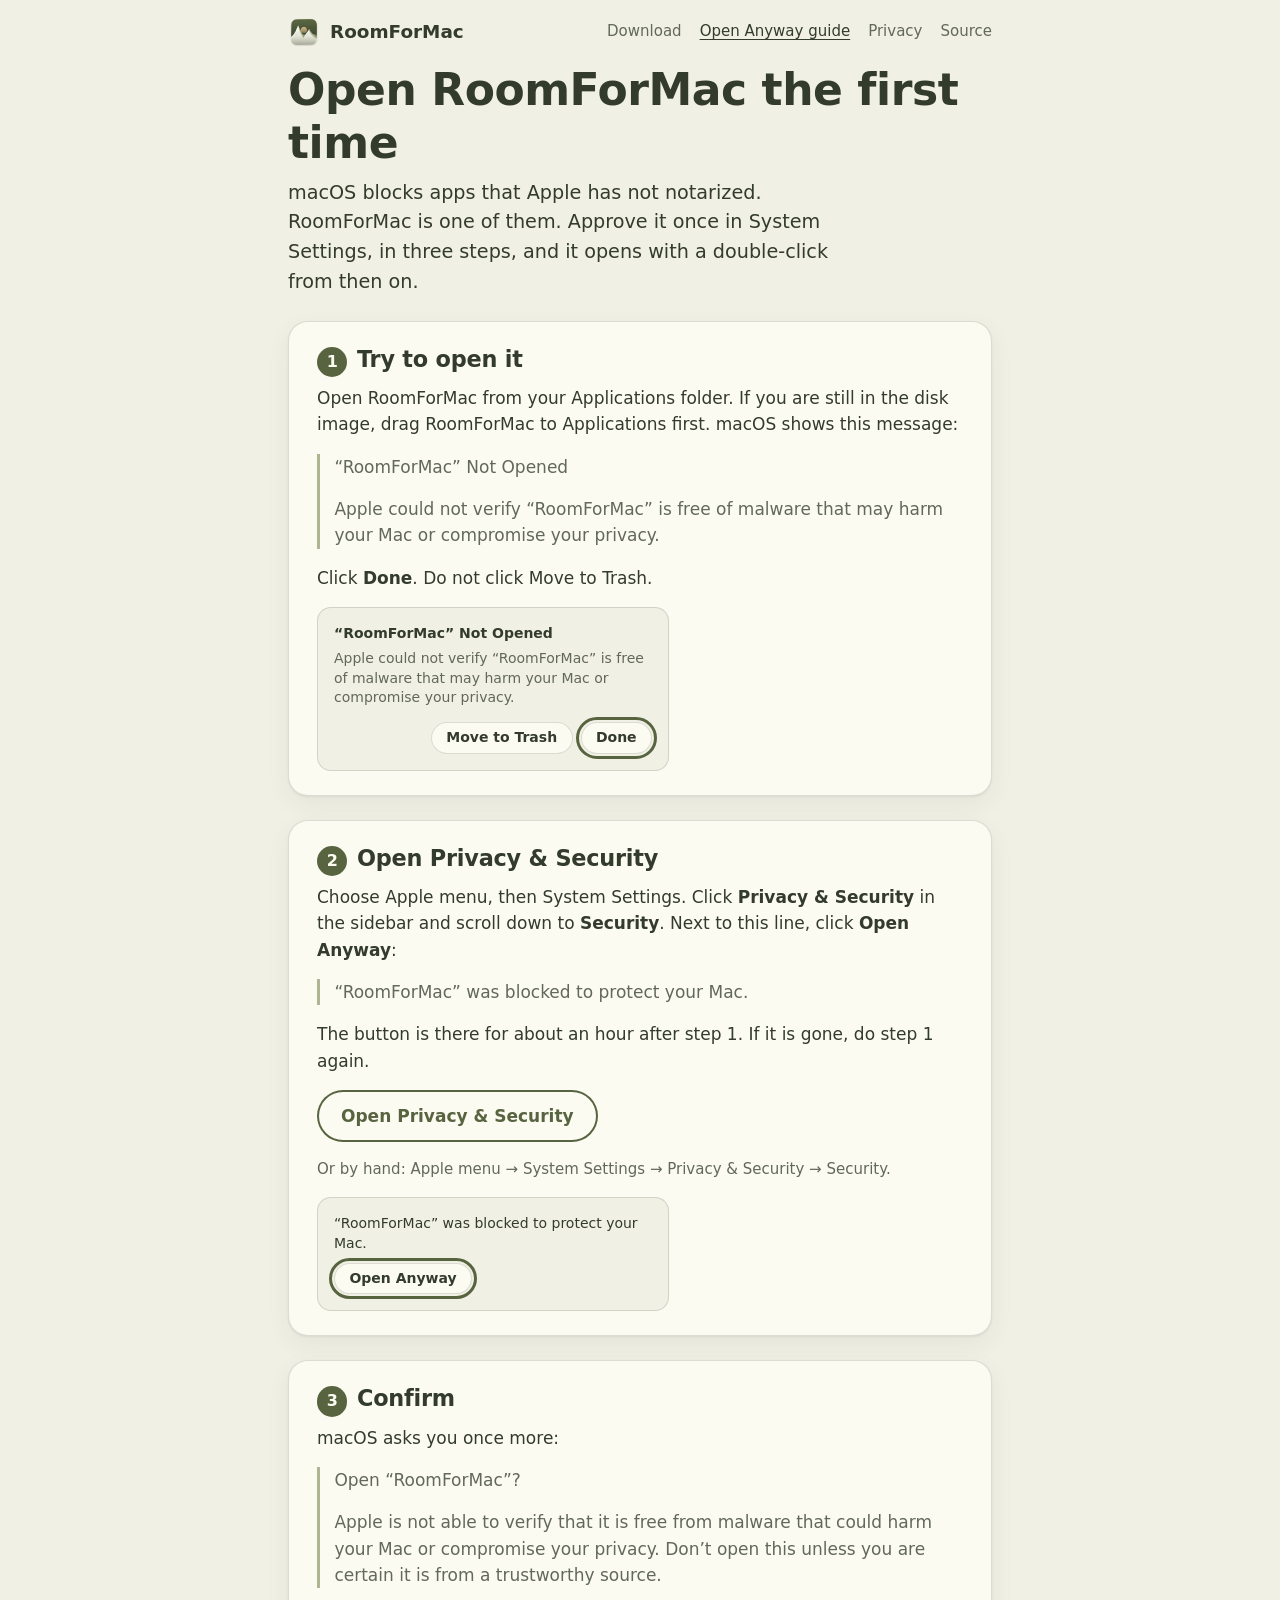
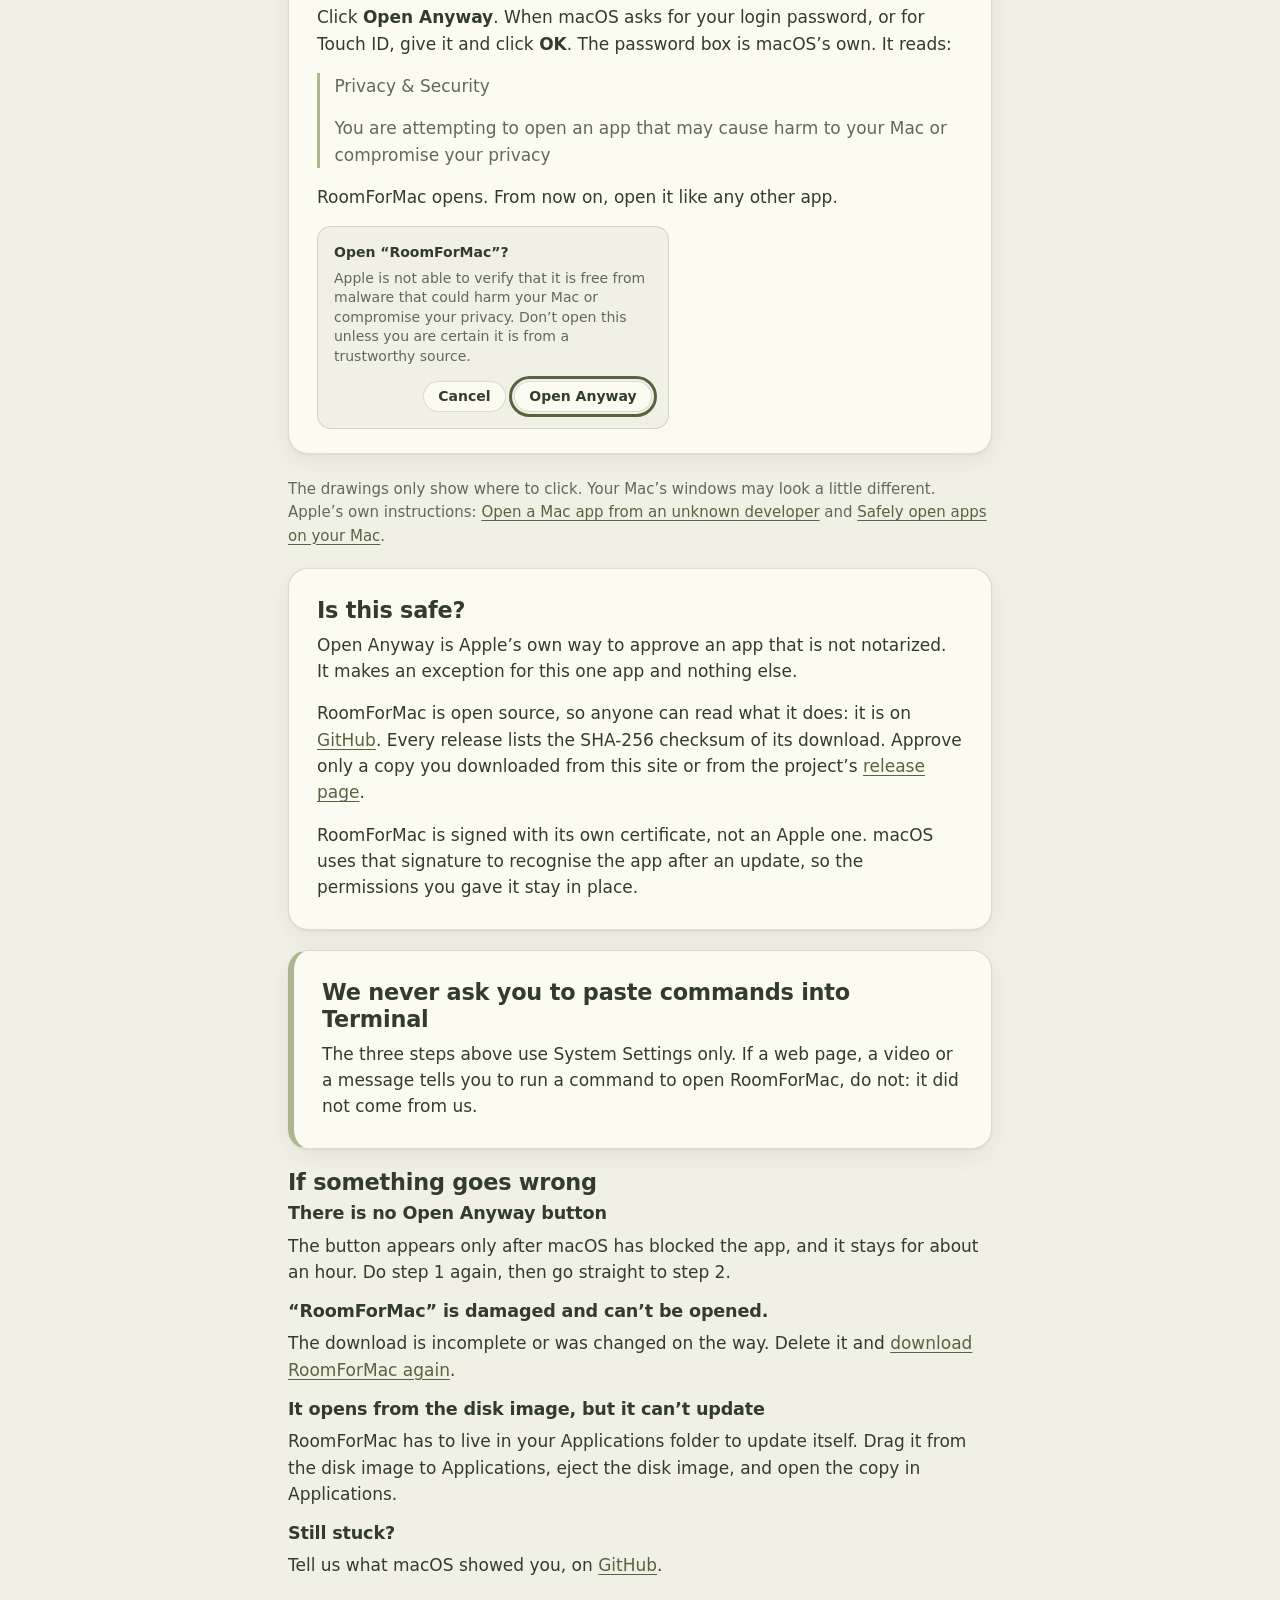
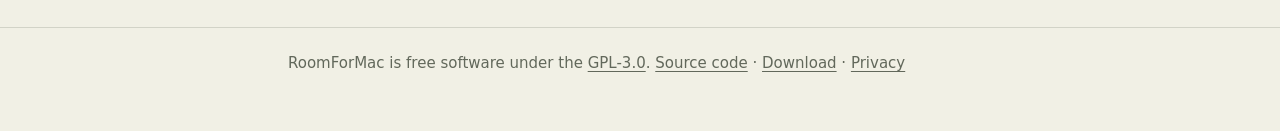
<file: site/open-anyway/index.html>
<!doctype html>
<html lang="en">
<head>
<meta charset="utf-8">
<meta http-equiv="Content-Security-Policy" content="default-src 'self'; base-uri 'none'; form-action 'none'">
<meta name="viewport" content="width=device-width, initial-scale=1">
<meta name="referrer" content="no-referrer">
<meta name="color-scheme" content="light dark">
<meta name="theme-color" content="#F1F0E5" media="(prefers-color-scheme: light)">
<meta name="theme-color" content="#1C2119" media="(prefers-color-scheme: dark)">
<title>Open RoomForMac the first time · RoomForMac</title>
<meta name="description" content="Three steps in System Settings to open RoomForMac the first time. No Terminal needed.">
<link rel="icon" href="../favicon.png" type="image/png">
<link rel="stylesheet" href="../assets/site.css">
</head>
<body>
<a class="skip" href="#main">Skip to the content</a>
<header class="site-header">
<div class="wrap">
<a class="brand" href="../"><img src="../assets/app-icon-128.png" alt="" width="32" height="32">RoomForMac</a>
<nav class="site-nav" aria-label="Main">
<a href="../">Download</a>
<a href="./" aria-current="page">Open Anyway guide</a>
<a href="../privacy/">Privacy</a>
<a href="https://github.com/@RFM_REPOSITORY@">Source</a>
</nav>
</div>
</header>
<main id="main">
<div class="wrap">
<h1>Open RoomForMac the first time</h1>
<p class="lead">macOS blocks apps that Apple has not notarized. RoomForMac is one of them. Approve it once in System Settings, in three steps, and it opens with a double-click from then on.</p>

<ol class="steps">
<li class="step">
<h2>Try to open it</h2>
<p>Open RoomForMac from your Applications folder. If you are still in the disk image, drag RoomForMac to Applications first. macOS shows this message:</p>
<blockquote>
<p>“RoomForMac” Not Opened</p>
<p>Apple could not verify “RoomForMac” is free of malware that may harm your Mac or compromise your privacy.</p>
</blockquote>
<p>Click <strong>Done</strong>. Do not click Move to Trash.</p>
<figure class="mock" role="img" aria-label="Drawing of the macOS message “RoomForMac” Not Opened, with the Done button highlighted.">
<p class="mock-title" aria-hidden="true">“RoomForMac” Not Opened</p>
<p class="mock-text" aria-hidden="true">Apple could not verify “RoomForMac” is free of malware that may harm your Mac or compromise your privacy.</p>
<p class="mock-buttons" aria-hidden="true"><span class="mock-button">Move to Trash</span><span class="mock-button target">Done</span></p>
</figure>
</li>

<li class="step">
<h2>Open Privacy &amp; Security</h2>
<p>Choose Apple menu, then System Settings. Click <strong>Privacy &amp; Security</strong> in the sidebar and scroll down to <strong>Security</strong>. Next to this line, click <strong>Open Anyway</strong>:</p>
<blockquote>
<p>“RoomForMac” was blocked to protect your Mac.</p>
</blockquote>
<p>The button is there for about an hour after step 1. If it is gone, do step 1 again.</p>
<p><a class="button secondary" href="x-apple.systempreferences:com.apple.settings.PrivacySecurity.extension?Security">Open Privacy &amp; Security</a></p>
<p class="muted small">Or by hand: Apple menu → System Settings → Privacy &amp; Security → Security.</p>
<figure class="mock" role="img" aria-label="Drawing of System Settings, Privacy &amp; Security, Security: “RoomForMac” was blocked to protect your Mac, with the Open Anyway button highlighted.">
<p class="mock-row" aria-hidden="true"><span>“RoomForMac” was blocked to protect your Mac.</span><span class="mock-button target">Open Anyway</span></p>
</figure>
</li>

<li class="step">
<h2>Confirm</h2>
<p>macOS asks you once more:</p>
<blockquote>
<p>Open “RoomForMac”?</p>
<p>Apple is not able to verify that it is free from malware that could harm your Mac or compromise your privacy. Don’t open this unless you are certain it is from a trustworthy source.</p>
</blockquote>
<p>Click <strong>Open Anyway</strong>. When macOS asks for your login password, or for Touch ID, give it and click <strong>OK</strong>. The password box is macOS’s own. It reads:</p>
<blockquote>
<p>Privacy &amp; Security</p>
<p>You are attempting to open an app that may cause harm to your Mac or compromise your privacy</p>
</blockquote>
<p>RoomForMac opens. From now on, open it like any other app.</p>
<figure class="mock" role="img" aria-label="Drawing of the macOS question Open “RoomForMac”? with the Open Anyway button highlighted.">
<p class="mock-title" aria-hidden="true">Open “RoomForMac”?</p>
<p class="mock-text" aria-hidden="true">Apple is not able to verify that it is free from malware that could harm your Mac or compromise your privacy. Don’t open this unless you are certain it is from a trustworthy source.</p>
<p class="mock-buttons" aria-hidden="true"><span class="mock-button">Cancel</span><span class="mock-button target">Open Anyway</span></p>
</figure>
</li>
</ol>
<p class="muted small">The drawings only show where to click. Your Mac’s windows may look a little different. Apple’s own instructions: <a href="https://support.apple.com/guide/mac-help/mh40616/26/mac/26">Open a Mac app from an unknown developer</a> and <a href="https://support.apple.com/en-us/102445">Safely open apps on your Mac</a>.</p>

<section class="card" aria-labelledby="safe">
<h2 id="safe">Is this safe?</h2>
<p>Open Anyway is Apple’s own way to approve an app that is not notarized. It makes an exception for this one app and nothing else.</p>
<p>RoomForMac is open source, so anyone can read what it does: it is on <a href="https://github.com/@RFM_REPOSITORY@">GitHub</a>. Every release lists the SHA-256 checksum of its download. Approve only a copy you downloaded from this site or from the project’s <a href="https://github.com/@RFM_REPOSITORY@/releases/latest">release page</a>.</p>
<p>RoomForMac is signed with its own certificate, not an Apple one. macOS uses that signature to recognise the app after an update, so the permissions you gave it stay in place.</p>
</section>

<section class="card notice" aria-labelledby="terminal">
<h2 id="terminal">We never ask you to paste commands into Terminal</h2>
<p>The three steps above use System Settings only. If a web page, a video or a message tells you to run a command to open RoomForMac, do not: it did not come from us.</p>
</section>

<section aria-labelledby="trouble">
<h2 id="trouble">If something goes wrong</h2>
<h3>There is no Open Anyway button</h3>
<p>The button appears only after macOS has blocked the app, and it stays for about an hour. Do step 1 again, then go straight to step 2.</p>
<h3>“RoomForMac” is damaged and can’t be opened.</h3>
<p>The download is incomplete or was changed on the way. Delete it and <a href="../">download RoomForMac again</a>.</p>
<h3>It opens from the disk image, but it can’t update</h3>
<p>RoomForMac has to live in your Applications folder to update itself. Drag it from the disk image to Applications, eject the disk image, and open the copy in Applications.</p>
<h3>Still stuck?</h3>
<p>Tell us what macOS showed you, on <a href="https://github.com/@RFM_REPOSITORY@/issues">GitHub</a>.</p>
</section>
</div>
</main>
<footer class="site-footer">
<div class="wrap">
<p>RoomForMac is free software under the <a href="https://github.com/@RFM_REPOSITORY@/blob/HEAD/LICENSE">GPL-3.0</a>. <a href="https://github.com/@RFM_REPOSITORY@">Source code</a> · <a href="../">Download</a> · <a href="../privacy/">Privacy</a></p>
</div>
</footer>
</body>
</html>
</file>
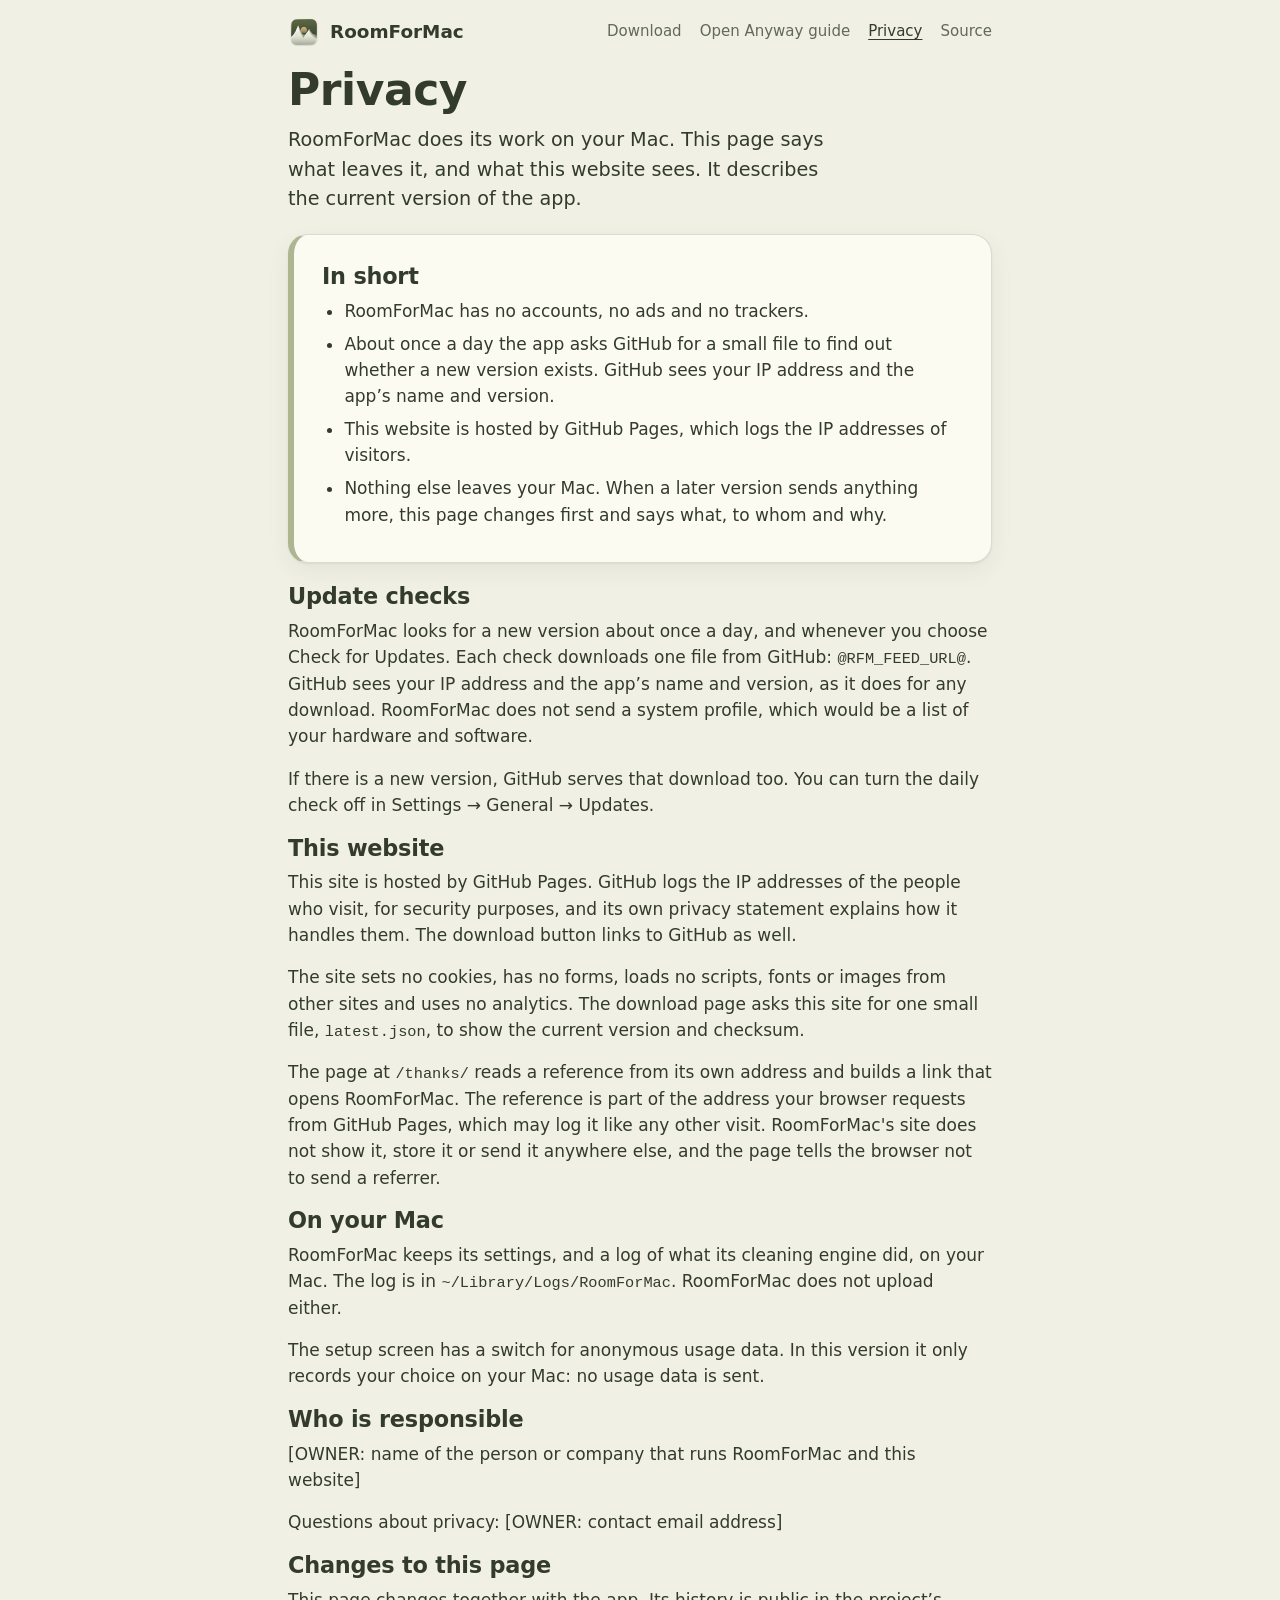
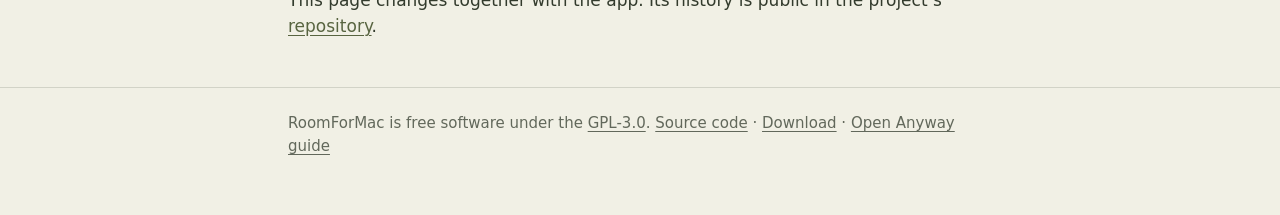
<file: site/privacy/index.html>
<!doctype html>
<html lang="en">
<head>
<meta charset="utf-8">
<meta http-equiv="Content-Security-Policy" content="default-src 'self'; base-uri 'none'; form-action 'none'">
<meta name="viewport" content="width=device-width, initial-scale=1">
<meta name="referrer" content="no-referrer">
<meta name="color-scheme" content="light dark">
<meta name="theme-color" content="#F1F0E5" media="(prefers-color-scheme: light)">
<meta name="theme-color" content="#1C2119" media="(prefers-color-scheme: dark)">
<title>Privacy · RoomForMac</title>
<meta name="description" content="What RoomForMac and this website send, and to whom.">
<link rel="icon" href="../favicon.png" type="image/png">
<link rel="stylesheet" href="../assets/site.css">
</head>
<body>
<a class="skip" href="#main">Skip to the content</a>
<header class="site-header">
<div class="wrap">
<a class="brand" href="../"><img src="../assets/app-icon-128.png" alt="" width="32" height="32">RoomForMac</a>
<nav class="site-nav" aria-label="Main">
<a href="../">Download</a>
<a href="../open-anyway/">Open Anyway guide</a>
<a href="./" aria-current="page">Privacy</a>
<a href="https://github.com/@RFM_REPOSITORY@">Source</a>
</nav>
</div>
</header>
<main id="main">
<div class="wrap">
<h1>Privacy</h1>
<p class="lead">RoomForMac does its work on your Mac. This page says what leaves it, and what this website sees. It describes the current version of the app.</p>

<section class="card notice" aria-labelledby="short">
<h2 id="short">In short</h2>
<ul>
<li>RoomForMac has no accounts, no ads and no trackers.</li>
<li>About once a day the app asks GitHub for a small file to find out whether a new version exists. GitHub sees your IP address and the app’s name and version.</li>
<li>This website is hosted by GitHub Pages, which logs the IP addresses of visitors.</li>
<li>Nothing else leaves your Mac. When a later version sends anything more, this page changes first and says what, to whom and why.</li>
</ul>
</section>

<section aria-labelledby="updates">
<h2 id="updates">Update checks</h2>
<p>RoomForMac looks for a new version about once a day, and whenever you choose Check for Updates. Each check downloads one file from GitHub: <code>@RFM_FEED_URL@</code>. GitHub sees your IP address and the app’s name and version, as it does for any download. RoomForMac does not send a system profile, which would be a list of your hardware and software.</p>
<p>If there is a new version, GitHub serves that download too. You can turn the daily check off in Settings → General → Updates.</p>
</section>

<section aria-labelledby="site">
<h2 id="site">This website</h2>
<p>This site is hosted by GitHub Pages. GitHub logs the IP addresses of the people who visit, for security purposes, and its own privacy statement explains how it handles them. The download button links to GitHub as well.</p>
<p>The site sets no cookies, has no forms, loads no scripts, fonts or images from other sites and uses no analytics. The download page asks this site for one small file, <code>latest.json</code>, to show the current version and checksum.</p>
<p>The page at <code>/thanks/</code> reads a reference from its own address and builds a link that opens RoomForMac. The reference is part of the address your browser requests from GitHub Pages, which may log it like any other visit. RoomForMac's site does not show it, store it or send it anywhere else, and the page tells the browser not to send a referrer.</p>
</section>

<section aria-labelledby="mac">
<h2 id="mac">On your Mac</h2>
<p>RoomForMac keeps its settings, and a log of what its cleaning engine did, on your Mac. The log is in <code>~/Library/Logs/RoomForMac</code>. RoomForMac does not upload either.</p>
<p>The setup screen has a switch for anonymous usage data. In this version it only records your choice on your Mac: no usage data is sent.</p>
</section>

<section aria-labelledby="who">
<h2 id="who">Who is responsible</h2>
<p>[OWNER: name of the person or company that runs RoomForMac and this website]</p>
<p>Questions about privacy: [OWNER: contact email address]</p>
</section>

<section aria-labelledby="changes">
<h2 id="changes">Changes to this page</h2>
<p>This page changes together with the app. Its history is public in the project’s <a href="https://github.com/@RFM_REPOSITORY@">repository</a>.</p>
</section>
</div>
</main>
<footer class="site-footer">
<div class="wrap">
<p>RoomForMac is free software under the <a href="https://github.com/@RFM_REPOSITORY@/blob/HEAD/LICENSE">GPL-3.0</a>. <a href="https://github.com/@RFM_REPOSITORY@">Source code</a> · <a href="../">Download</a> · <a href="../open-anyway/">Open Anyway guide</a></p>
</div>
</footer>
</body>
</html>
</file>
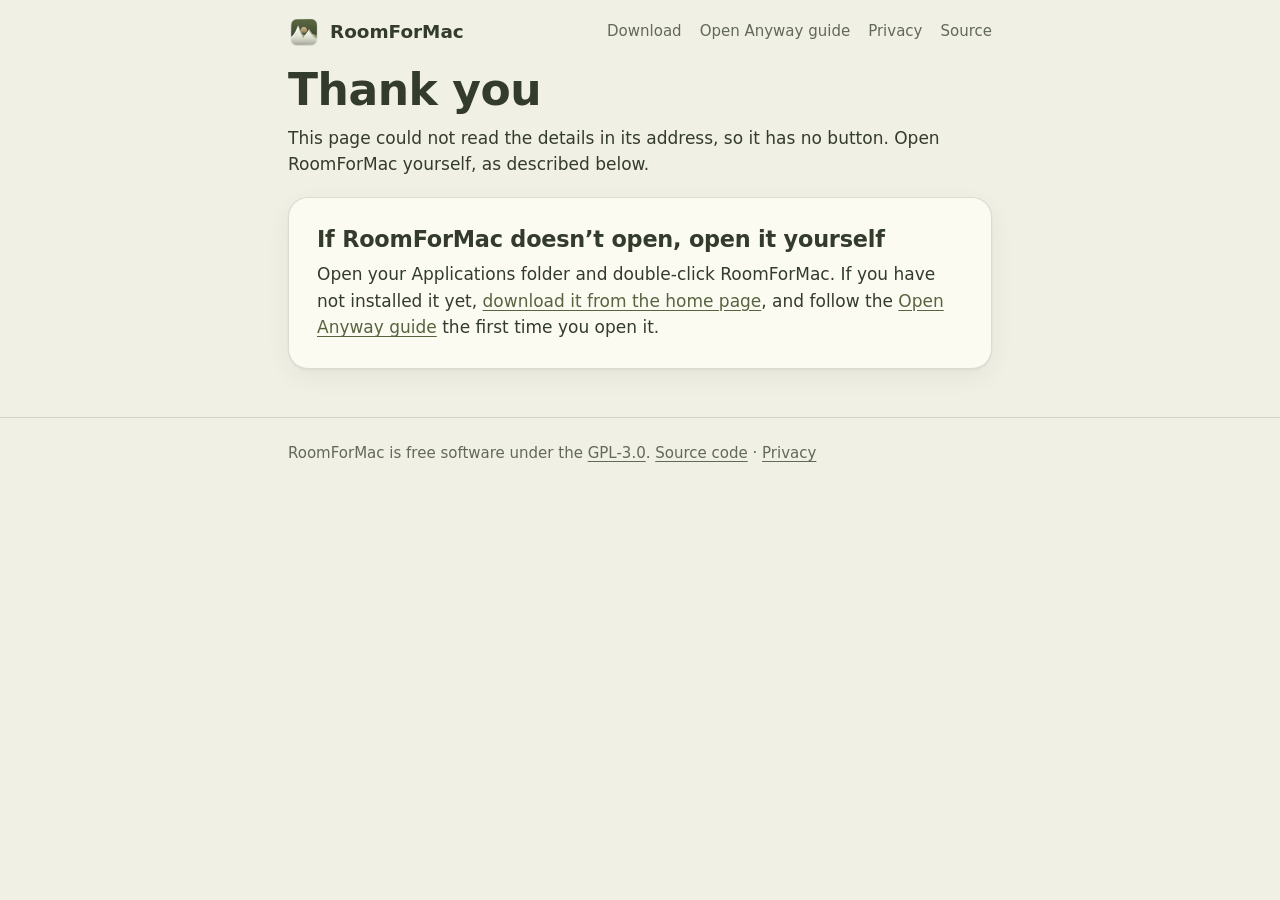
<file: site/thanks/index.html>
<!doctype html>
<html lang="en">
<head>
<meta charset="utf-8">
<meta http-equiv="Content-Security-Policy" content="default-src 'self'; base-uri 'none'; form-action 'none'">
<meta name="viewport" content="width=device-width, initial-scale=1">
<meta name="referrer" content="no-referrer">
<meta name="robots" content="noindex">
<meta name="color-scheme" content="light dark">
<meta name="theme-color" content="#F1F0E5" media="(prefers-color-scheme: light)">
<meta name="theme-color" content="#1C2119" media="(prefers-color-scheme: dark)">
<title>Thank you · RoomForMac</title>
<link rel="icon" href="../favicon.png" type="image/png">
<link rel="stylesheet" href="../assets/site.css">
<script src="../assets/thanks.js" defer></script>
</head>
<body>
<a class="skip" href="#main">Skip to the content</a>
<header class="site-header">
<div class="wrap">
<a class="brand" href="../"><img src="../assets/app-icon-128.png" alt="" width="32" height="32">RoomForMac</a>
<nav class="site-nav" aria-label="Main">
<a href="../">Download</a>
<a href="../open-anyway/">Open Anyway guide</a>
<a href="../privacy/">Privacy</a>
<a href="https://github.com/@RFM_REPOSITORY@">Source</a>
</nav>
</div>
</header>
<main id="main">
<div class="wrap">
<h1>Thank you</h1>
<div role="status">
<p class="lead" id="open-status" hidden>Opening RoomForMac… If nothing happens, use the button.</p>
<p id="link-unreadable" hidden>This page could not read the details in its address, so it has no button. Open RoomForMac yourself, as described below.</p>
</div>
<p><a class="button" id="open-app" hidden>Open RoomForMac</a></p>
<noscript><p class="muted">This page needs JavaScript to open RoomForMac for you. You can open it yourself, as described below.</p></noscript>

<section class="card" aria-labelledby="manual">
<h2 id="manual">If RoomForMac doesn’t open, open it yourself</h2>
<p>Open your Applications folder and double-click RoomForMac. If you have not installed it yet, <a href="../">download it from the home page</a>, and follow the <a href="../open-anyway/">Open Anyway guide</a> the first time you open it.</p>
</section>
</div>
</main>
<footer class="site-footer">
<div class="wrap">
<p>RoomForMac is free software under the <a href="https://github.com/@RFM_REPOSITORY@/blob/HEAD/LICENSE">GPL-3.0</a>. <a href="https://github.com/@RFM_REPOSITORY@">Source code</a> · <a href="../privacy/">Privacy</a></p>
</div>
</footer>
</body>
</html>
</file>
<file: site/assets/site.css>
/* RoomForMac site. Alpine Moss tokens from the design spec (§11.1), light and dark.
   No web fonts, no images in CSS, no imports: the pages' Content-Security-Policy is
   default-src 'self'. Mobile first: the base layout is one column that fits 375 px. */

:root {
    color-scheme: light dark;
    --canvas: #F1F0E5;
    --surface: #FCFBF2;
    --text: #333B2D;
    /* The spec's textSecondary is text at 65%, which is 3.8:1 on canvas in light mode.
       The site uses 75% there (5.0:1) so that small text passes WCAG AA. */
    --text-secondary: #62685B;
    --action: #586440;
    --on-action: #FCFBF2;
    --moss: #ADB591;
    --grass: #B3915D;
    --clay: #A8563F;
    --border: rgba(51, 59, 45, 0.16);
    --shadow: 0 1px 2px rgba(51, 59, 45, 0.08), 0 8px 24px rgba(51, 59, 45, 0.06);
}

@media (prefers-color-scheme: dark) {
    :root {
        --canvas: #1C2119;
        --surface: #262D22;
        --text: #F1F0E5;
        --text-secondary: #A6A89E;
        --action: #ADB591;
        --on-action: #1C2119;
        --moss: #7E8866;
        --grass: #C9A877;
        --clay: #C97A5F;
        --border: rgba(241, 240, 229, 0.16);
        --shadow: 0 1px 2px rgba(0, 0, 0, 0.3), 0 8px 24px rgba(0, 0, 0, 0.25);
    }
}

*,
*::before,
*::after {
    box-sizing: border-box;
}

html {
    -webkit-text-size-adjust: 100%;
    text-size-adjust: 100%;
}

body {
    margin: 0;
    background: var(--canvas);
    color: var(--text);
    font: 1.0625rem/1.55 -apple-system, BlinkMacSystemFont, "SF Pro Text", system-ui, sans-serif;
    overflow-wrap: break-word;
}

.wrap {
    width: 100%;
    max-width: 46rem;
    margin: 0 auto;
    padding: 0 16px;
}

.skip {
    position: absolute;
    left: 16px;
    top: -4rem;
    padding: 0.5rem 0.75rem;
    background: var(--action);
    color: var(--on-action);
    border-radius: 8px;
    z-index: 10;
}

.skip:focus {
    top: 8px;
}

a {
    color: var(--action);
    text-underline-offset: 0.2em;
}

a:hover {
    text-decoration-thickness: 2px;
}

:focus-visible {
    outline: 3px solid var(--action);
    outline-offset: 3px;
    border-radius: 6px;
}

h1,
h2,
h3 {
    line-height: 1.2;
    margin: 0 0 0.5rem;
    letter-spacing: -0.01em;
}

h1 {
    font-size: 2.25rem;
}

h2 {
    font-size: 1.4rem;
}

h3 {
    font-size: 1.1rem;
}

p,
ul,
ol {
    margin: 0 0 1rem;
}

ul,
ol {
    padding-left: 1.4rem;
}

li {
    margin-bottom: 0.4rem;
}

code {
    font: 0.9em ui-monospace, "SF Mono", Menlo, monospace;
    word-break: break-all;
}

.muted {
    color: var(--text-secondary);
}

.small {
    font-size: 0.9375rem;
}

/* Header and footer */

.site-header {
    padding: 16px 0;
}

.site-header .wrap {
    display: flex;
    flex-wrap: wrap;
    align-items: center;
    justify-content: space-between;
    gap: 8px 16px;
}

.brand {
    display: inline-flex;
    align-items: center;
    gap: 10px;
    color: var(--text);
    font-weight: 650;
    font-size: 1.15rem;
    text-decoration: none;
}

.brand img {
    width: 32px;
    height: 32px;
    border-radius: 8px;
}

.site-nav {
    display: flex;
    flex-wrap: wrap;
    gap: 4px 18px;
    font-size: 0.9375rem;
}

.site-nav a {
    color: var(--text-secondary);
    text-decoration: none;
}

.site-nav a:hover,
.site-nav a[aria-current="page"] {
    color: var(--text);
    text-decoration: underline;
}

.site-footer {
    margin-top: 3rem;
    padding: 1.5rem 0 2.5rem;
    border-top: 1px solid var(--border);
    color: var(--text-secondary);
    font-size: 0.9375rem;
}

.site-footer a {
    color: var(--text-secondary);
}

/* Hero, buttons, cards */

.hero {
    padding: 1.5rem 0 1rem;
}

.hero img.app-icon {
    width: 96px;
    height: 96px;
    border-radius: 22px;
    box-shadow: var(--shadow);
    margin-bottom: 1rem;
}

.lead {
    font-size: 1.2rem;
    max-width: 34rem;
}

.button {
    display: inline-block;
    padding: 0.8rem 1.5rem;
    background: var(--action);
    color: var(--on-action);
    border-radius: 999px;
    font-weight: 650;
    text-decoration: none;
}

.button:hover {
    filter: brightness(1.08);
}

.button.secondary {
    background: transparent;
    color: var(--action);
    box-shadow: inset 0 0 0 2px var(--action);
}

.card {
    background: var(--surface);
    border: 1px solid var(--border);
    border-radius: 20px;
    padding: 1.25rem;
    margin: 1.25rem 0;
    box-shadow: var(--shadow);
}

.card > :last-child {
    margin-bottom: 0;
}

.card.notice {
    border-left: 6px solid var(--moss);
}

details summary {
    cursor: pointer;
    color: var(--action);
}

.facts {
    display: grid;
    gap: 1.25rem;
}

.facts h3 {
    color: var(--action);
}

/* The Open Anyway guide */

.steps {
    list-style: none;
    padding: 0;
    margin: 1.5rem 0;
    counter-reset: step;
}

.step {
    position: relative;
    margin: 0 0 1.5rem;
    padding: 1.25rem 1.25rem 1.25rem 1.25rem;
    background: var(--surface);
    border: 1px solid var(--border);
    border-radius: 20px;
    box-shadow: var(--shadow);
    counter-increment: step;
}

.step h2::before {
    content: counter(step);
    display: inline-block;
    width: 1.9rem;
    height: 1.9rem;
    margin-right: 0.6rem;
    border-radius: 50%;
    background: var(--action);
    color: var(--on-action);
    text-align: center;
    line-height: 1.9rem;
    font-size: 1rem;
}

.step blockquote {
    margin: 0 0 1rem;
    padding: 0 0 0 0.9rem;
    border-left: 3px solid var(--moss);
    color: var(--text-secondary);
}

/* A drawn stand-in for a macOS dialog. It is decorative: the words are in the step. */

.mock {
    margin: 1rem 0 0;
    padding: 1rem;
    max-width: 22rem;
    background: var(--canvas);
    border: 1px solid var(--border);
    border-radius: 14px;
    font-size: 0.875rem;
    line-height: 1.4;
}

.mock .mock-title {
    margin: 0 0 0.35rem;
    font-weight: 650;
}

.mock .mock-text {
    margin: 0 0 0.9rem;
    color: var(--text-secondary);
}

.mock .mock-row {
    display: flex;
    flex-wrap: wrap;
    align-items: center;
    justify-content: space-between;
    gap: 0.6rem;
    margin: 0;
}

.mock .mock-buttons {
    display: flex;
    flex-wrap: wrap;
    justify-content: flex-end;
    gap: 0.5rem;
    margin: 0;
}

.mock .mock-button {
    display: inline-block;
    padding: 0.3rem 0.9rem;
    background: var(--surface);
    border: 1px solid var(--border);
    border-radius: 999px;
    font-weight: 600;
}

/* The button to press. The outline is always there; the pulse is added only when
   the reader has not asked for reduced motion. */

.mock .target {
    outline: 3px solid var(--action);
    outline-offset: 2px;
}

@keyframes pulse {
    0% {
        box-shadow: 0 0 0 0 var(--grass);
    }

    70% {
        box-shadow: 0 0 0 10px transparent;
    }

    100% {
        box-shadow: 0 0 0 0 transparent;
    }
}

@media (prefers-reduced-motion: no-preference) {
    .mock .target {
        animation: pulse 1.8s ease-out infinite;
    }
}

/* Wider screens */

@media (min-width: 40rem) {
    h1 {
        font-size: 2.75rem;
    }

    .facts {
        grid-template-columns: repeat(3, 1fr);
    }

    .card {
        padding: 1.75rem;
    }

    .step {
        padding: 1.5rem 1.75rem;
    }
}

[hidden] {
    display: none !important;
}
</file>
